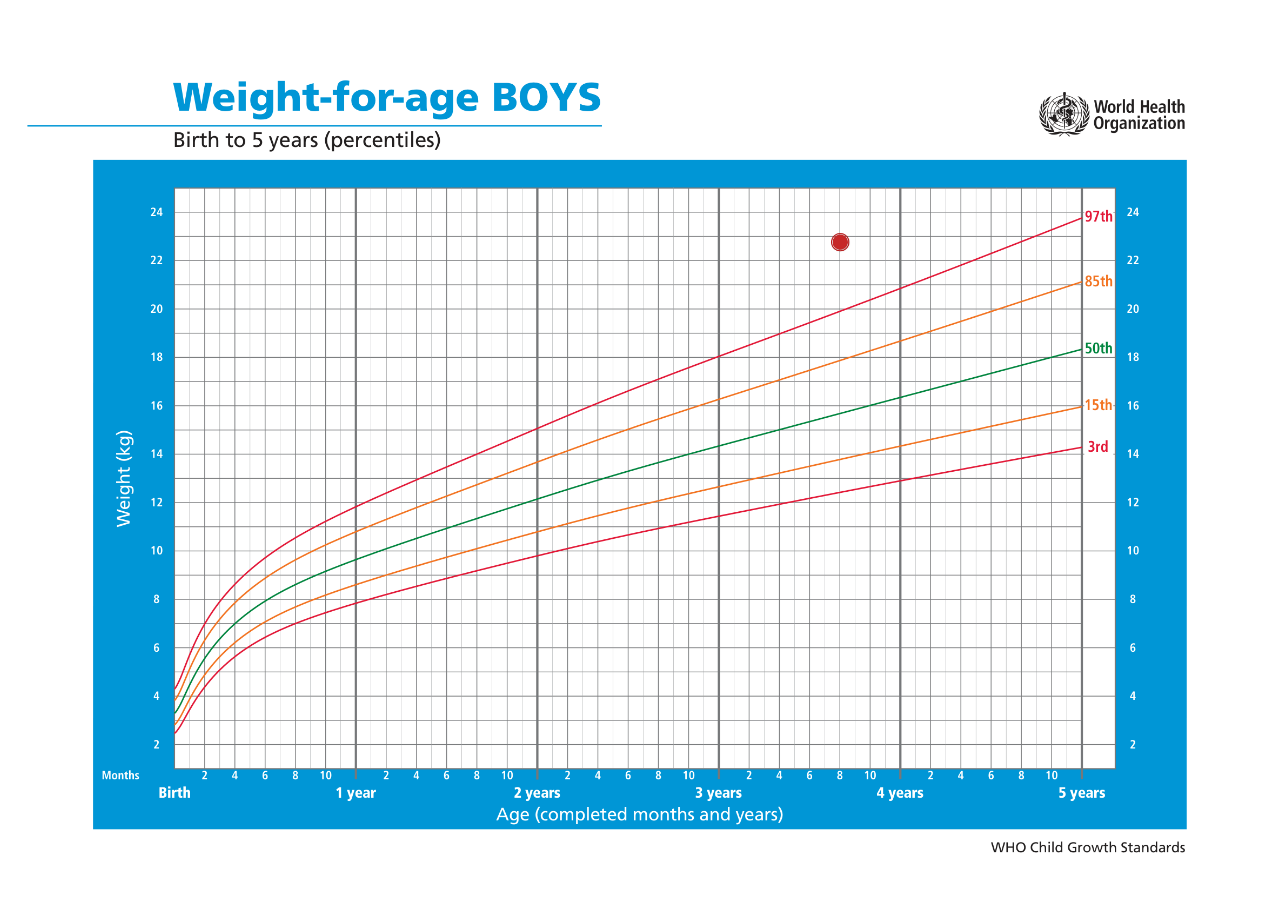
<file: test_render.html>
<!DOCTYPE html>
<html>
<head>
    <style>
        .curva-canvas { width: 100%; height: auto; display: block; border-radius: 8px; }
    </style>
</head>
<body>
    <canvas id="canvas" class="curva-canvas"></canvas>
    <script>
        const canvas = document.getElementById('canvas');
        const img = new Image();
        img.src = 'curvas_img/OMS__Peso_para_Idade__Meninos___0-5_anos__Em_Percentil_.png';
        img.onload = function() {
            canvas.width = img.width;
            canvas.height = img.height;
            const ctx = canvas.getContext('2d');
            ctx.drawImage(img, 0, 0);

            const curva = {
                idadeMin: 0, idadeMax: 60,
                valorMin: 0, valorMax: 24, // I'll test with valorMin: 0
                plotArea: { left: 6.71, top: 13.06, right: 93.24, bottom: 91.84 }
            };

            const idadeMeses = 41;
            const valor = 20.0;

            const pa = curva.plotArea;
            const plotLeft = (pa.left / 100) * img.width;
            const plotRight = (pa.right / 100) * img.width;
            const plotTop = (pa.top / 100) * img.height;
            const plotBottom = (pa.bottom / 100) * img.height;

            const plotWidth = plotRight - plotLeft;
            const plotHeight = plotBottom - plotTop;

            const xNorm = (idadeMeses - curva.idadeMin) / (curva.idadeMax - curva.idadeMin);
            const yNorm = (valor - curva.valorMin) / (curva.valorMax - curva.valorMin);

            const px = plotLeft + xNorm * plotWidth;
            const py = plotBottom - yNorm * plotHeight;

            const radius = Math.max(8, img.width * 0.006);
            ctx.save();
            ctx.shadowColor = "rgba(0, 0, 0, 0.3)";
            ctx.shadowBlur = 4;
            ctx.shadowOffsetX = 1;
            ctx.shadowOffsetY = 1;

            ctx.beginPath();
            ctx.arc(px, py, radius, 0, Math.PI * 2);
            ctx.fillStyle = "#c62828";
            ctx.fill();
            ctx.restore();

            ctx.beginPath();
            ctx.arc(px, py, radius + 2, 0, Math.PI * 2);
            ctx.strokeStyle = "#b71c1c";
            ctx.lineWidth = 2;
            ctx.stroke();

            // Guardar imagem para checarmos
            const dataURL = canvas.toDataURL('image/png');
            // We can't save it directly from JS without a server, but we can write a small node script instead.
        };
    </script>
</body>
</html>
</file>
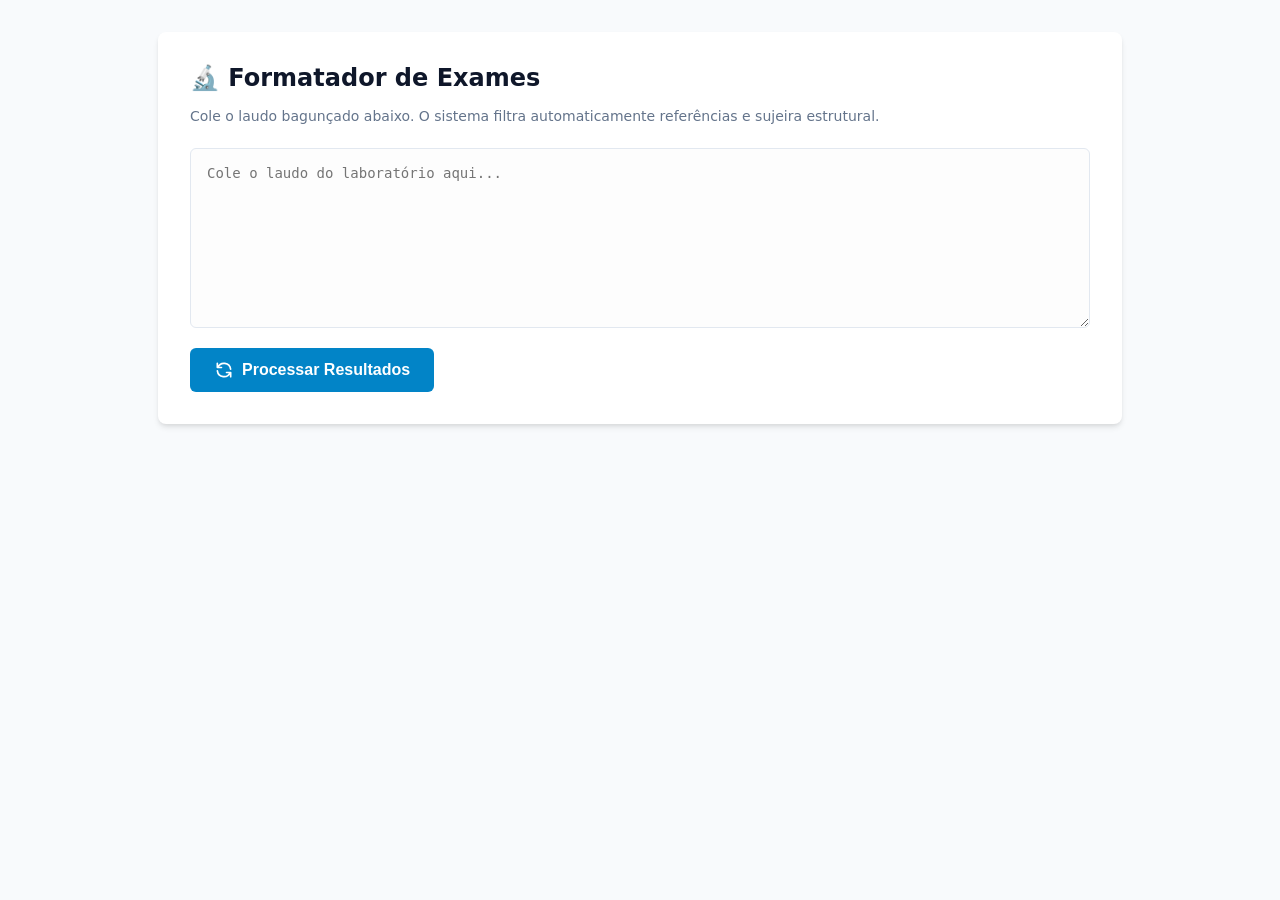
<file: testador_exames.html>
<!DOCTYPE html>
<html lang="pt-BR">
<head>
    <meta charset="UTF-8">
    <title>Formatador de Exames - APS Tools</title>
    <style>
        :root { --primary: #0284c7; --primary-hover: #0369a1; --bg: #f8fafc; --text: #334155; --border: #e2e8f0; }
        body { font-family: system-ui, -apple-system, sans-serif; background-color: var(--bg); color: var(--text); padding: 2rem; margin: 0; }
        .card { background: white; border-radius: 8px; box-shadow: 0 4px 6px -1px rgba(0,0,0,0.1), 0 2px 4px -1px rgba(0,0,0,0.06); max-width: 900px; margin: 0 auto; padding: 2rem; }
        
        h1 { font-size: 1.5rem; color: #0f172a; margin-top: 0; display: flex; align-items: center; gap: 10px; }
        .subtitle { color: #64748b; font-size: 0.875rem; margin-bottom: 1.5rem; }
        
        textarea { width: 100%; height: 180px; border: 1px solid var(--border); border-radius: 6px; padding: 1rem; font-family: monospace; font-size: 14px; resize: vertical; box-sizing: border-box; background: #fdfdfd; transition: border-color 0.2s; }
        textarea:focus { outline: none; border-color: var(--primary); }
        
        .btn-primary { background: var(--primary); color: white; border: none; padding: 0.75rem 1.5rem; border-radius: 6px; font-weight: 600; cursor: pointer; transition: 0.2s; font-size: 1rem; margin-top: 1rem; display: inline-flex; align-items: center; gap: 8px;}
        .btn-primary:hover { background: var(--primary-hover); }
        
        .panel { border: 1px solid var(--border); border-radius: 8px; padding: 1.5rem; margin-top: 2rem; background: #fafafa; }
        .panel-title { font-size: 0.75rem; text-transform: uppercase; letter-spacing: 0.05em; color: #64748b; font-weight: 700; margin-bottom: 1.25rem; }
        
        .patient-info { display: flex; gap: 2rem; border-left: 4px solid var(--primary); padding-left: 1rem; margin-bottom: 2rem; flex-wrap: wrap;}
        .info-item { display: flex; flex-direction: column; gap: 4px; }
        .info-item span { font-size: 0.75rem; color: #64748b; text-transform: uppercase; font-weight: 600;}
        .info-item strong { color: #0f172a; font-size: 1.125rem; }
        
        .result-box { background: white; border: 1px solid var(--border); border-left: 4px solid #10b981; padding: 1.25rem; border-radius: 4px; font-family: monospace; font-size: 1.1rem; line-height: 1.6; margin-bottom: 1.25rem; word-break: break-word; color: #000;}
        
        .actions { display: flex; align-items: center; gap: 1rem; }
        .btn-copy { background: #10b981; color: white; border: none; padding: 0.6rem 1.2rem; border-radius: 6px; font-weight: 600; cursor: pointer; transition: 0.2s; font-size: 0.9rem; }
        .btn-copy:hover { background: #059669; }
        .feedback { color: #10b981; font-weight: 600; font-size: 0.9rem; opacity: 0; transition: opacity 0.3s; display: flex; align-items: center; gap: 4px;}
        .feedback.show { opacity: 1; }
    </style>
</head>
<body>
    <div class="card">
        <h1>🔬 Formatador de Exames</h1>
        <p class="subtitle">Cole o laudo bagunçado abaixo. O sistema filtra automaticamente referências e sujeira estrutural.</p>
        
        <textarea id="inputText" placeholder="Cole o laudo do laboratório aqui..."></textarea>
        
        <button class="btn-primary" onclick="executarFormatacao()">
            <svg width="20" height="20" fill="none" stroke="currentColor" stroke-width="2" viewBox="0 0 24 24"><path stroke-linecap="round" stroke-linejoin="round" d="M4 4v5h.582m15.356 2A8.001 8.001 0 004.582 9m0 0H9m11 11v-5h-.581m0 0a8.003 8.003 0 01-15.357-2m15.357 2H15"></path></svg>
            Processar Resultados
        </button>
        
        <div class="panel" id="resultPanel" style="display: none;">
            <div class="panel-title">Validação do Paciente</div>
            <div class="patient-info">
                <div class="info-item">
                    <span>Nome do Paciente</span>
                    <strong id="outNome">-</strong>
                </div>
                <div class="info-item">
                    <span>Prontuário / ID</span>
                    <strong id="outProntuario">-</strong>
                </div>
                <div class="info-item">
                    <span>Data do Exame</span>
                    <strong id="outData">-</strong>
                </div>
            </div>

            <div class="panel-title">Resultado Formatado</div>
            <div id="resultadoFinal" class="result-box">-</div>
            
            <div class="actions">
                <button class="btn-copy" onclick="copiarTexto()">Copiar para o Prontuário</button>
                <div id="copyFeedback" class="feedback">
                    <svg width="20" height="20" fill="none" stroke="currentColor" stroke-width="2" viewBox="0 0 24 24"><path stroke-linecap="round" stroke-linejoin="round" d="M5 13l4 4L19 7"></path></svg>
                    Copiado com sucesso!
                </div>
            </div>
        </div>
    </div>

    <script>
        // =====================================================
        // DICIONÁRIO DE NORMALIZAÇÃO
        // Mapeia nomes longos/variáveis -> abreviação padrão
        // =====================================================
        const dicionario = {
            // Hemograma
            "hemoglobina": "Hb", "hematócrito": "Ht", "leucócitos": "Leuc", "plaquetas": "Plaq",
            "neutrófilos": "Neut", "linfócitos": "Linf", "monócitos": "Mon", "eosinófilos": "Eos", "basófilos": "Bas",
            "eritrócitos": "Hm", "vcm": "VCM", "hcm": "HCM", "chcm": "CHCM", "rdw": "RDW", "vpm": "VPM",
            // Glicemia
            "hemoglobina glicada": "HbA1c", "hba1c": "HbA1c", "glicose": "Gli",
            // Função renal
            "ureia": "Ur", "creatinina": "Cr",
            // Eletrólitos
            "potássio": "K", "cálcio": "Ca", "fósforo": "P", "sódio": "Na",
            // Lipídios
            "colesterol total": "CT", "colesterol hdl": "HDL", "colesterol ldl": "LDL", "triglicerídeos": "TG",
            // Hepático
            "tgo": "TGO", "tgp": "TGP", "gama gt": "GGT", "albumina": "Alb",
            // Outros bioquímicos
            "ácido úrico": "AU", "amilase": "Amil", "lipase": "Lip",
            "proteinúria": "ProtU", "creatininúria": "CrU",
            "relação proteinúria creatininúria": "Rel Prot/Cr",
            // Tireóide
            "tsh": "TSH", "t4 livre": "T4L",
            "anti tpo": "Anti-TPO", "tpo ab": "Anti-TPO",
            "anticorpo anti receptor de tsh": "TRAb", "trab": "TRAb",
            // Metabolismo
            "insulina": "Ins", "peptídeo c": "Pept C",
            "vitamina d 25 hidroxi": "Vit D", "vitamina d": "Vit D",
            "vitamina b12": "Vit B12",
            // Outros
            "psa": "PSA", "inr": "INR", "tap": "TAP", "ktpp": "KTPP", "tco2": "CO2",
            "anticorpos anti insulina": "Anti-Insulina", "anticorpos anti gad": "Anti-GAD",
            "cpk": "CPK", "creatinofosfoquinase": "CPK",
            "bnp": "BNP", "peptídeo natriurético": "BNP",
            "pcr": "PCR", "proteína c reativa": "PCR",
        };

        const keysSorted = Object.keys(dicionario).sort((a,b) => b.length - a.length);

        // =====================================================
        // LISTA DE BLOQUEIO
        // Palavras que NUNCA são nomes de exames
        // =====================================================
        const blockList = [
            // Estrutura do laudo
            "resultado", "referência", "método", "material", "valores",
            "colheita", "recebimento", "conferência", "liberação", "eletrônica",
            "observações", "análise", "repetida", "confirmada",
            // Faixas demográficas 
            "adultos", "crianças", "mulheres", "homens", "masculino", "feminino",
            "prematuros", "recém", "idade",
            // Qualificadores
            "desejável", "baixo", "intermediário", "alto", "muito alto",
            "inferior", "superior", "negativo", "positivo", "reagente",
            // Conteúdo descartável
            "jejum", "variações", "indivíduos", "álcool", "interferir", "risco",
            "categoria", "fonte", "diretriz", "atualização", "atenção",
            // Nomes de métodos
            "química", "úmida", "enzimático", "colorimétrico", "eletroquimioluminescência",
            "cromatografia", "hplc", "cinético", "jaffé", "imunoturbidimétrico",
            "turbidimétrico", "quimioluminescência", "fluorimétrico", "espectrofotometria",
            "automatizada", "microscopia", "absorção", "atômica", "eletrodo", "seletivo",
            "cinética", "ensaio", "enzimaimunoensaio", "íon seletivo",
            // Cabeçalhos e estrutura
            "hemograma", "eritrograma", "leucograma", "diferencial",
            "glicose média estimada", "gme", "absoluto", "relativo",
            // Outros lixos
            "cliente", "paciente", "prontuario", "prontuário", "pedido",
            "médico", "medico", "requisitante", "convênio", "emissao",
            "assinatura", "digital", "coletado", "cadastro", "apoiado",
            "página", "laudo", "imprima", "voltar", "scola", "soro",
            "sangue", "urina", "plasma", "amostra", "sexo",
            "endereço", "telefone", "laboratório", "responsável", "técnico",
        ];

        // =====================================================
        // UNIDADES VÁLIDAS (regex)
        // =====================================================
        const unidadesRegex = /mg\/dL|uIU\/mL|uUI\/mL|UI\/L|U\/L|ng\/dL|ng\/mL|ng\/ml|mmol\/L|milhões\/mm³|mil\/mm³|\/mm³|g\/dL|pg\/mL|pg|micra³|UI\/mL|U\/mL|%/g;

        function isValidName(n) {
            let lower = n.toLowerCase().trim();
            if (!lower || lower.length < 2) return false;
            if (n.split(/\s+/).length > 8) return false;
            // Bloqueia palavras que parecem nomes mas não são exames
            if (/^(até|a|de|da|do|em|ou|e|o|os|as)$/i.test(lower)) return false;
            // Rejeita intervalos numéricos (valores de referência grudados)
            if (/\d+\s*a\s*$/i.test(lower) || /\d+\s*a\s+\d+/i.test(lower)) return false;
            // Rejeita se for um número puro ou quase puro
            if (/^\d[\d\s.,]*$/.test(lower)) return false;
            for (let b of blockList) {
                if (lower.includes(b)) return false;
            }
            return true;
        }

        function normalizarNome(nomeCapture) {
            // Remove pontos (P.S.A. -> PSA, H.C.M. -> HCM), traços decorativos, underscores
            let n = nomeCapture.toLowerCase()
                .replace(/\./g, '')
                .replace(/_/g, ' ')
                .replace(/-/g, ' ')
                .replace(/\(/g, ' ')
                .replace(/\)/g, ' ')
                .replace(/[^\w\sà-ÿ]/gi, ' ')
                .replace(/\s+/g, ' ')
                .trim();
            
            for (let key of keysSorted) {
                if (n.includes(key)) return dicionario[key];
            }
            // Fallback: capitaliza cada palavra
            return nomeCapture.trim()
                .replace(/\./g, '')
                .split(/\s+/)
                .map(w => w.charAt(0).toUpperCase() + w.slice(1).toLowerCase())
                .join(' ');
        }

        function extrairCabecalho(texto) {
            let nome = "Não encontrado";
            let data = "XX/XX/XX";
            let prontuario = "Não encontrado";

            let matchNome = texto.match(/(?:Paciente|Cliente):\s*([A-Za-zÀ-ÿ\s]+)/i);
            if (matchNome) {
                nome = matchNome[1].split('Data')[0].split('Dt')[0].split('Idade')[0].trim();
            }

            let matchProntuario = texto.match(/Prontuari[oa]:\s*(\d+)/i);
            if (matchProntuario) prontuario = matchProntuario[1].trim();

            // Busca data na ordem: Colheita > Atendimento > Coletado > Cadastro > campo "em"
            let matchData = texto.match(/(?:Colheita|Atendimento|Coletado).*?(\d{2}\/\d{2}\/\d{4})/i)
                || texto.match(/Cadastro.*?(\d{2}\/\d{2}\/\d{4})/i)
                || texto.match(/em\s+(\d{2}\/\d{2}\/\d{4})/i);
            if (matchData) {
                let p = matchData[1].split('/');
                data = `${p[0]}/${p[1]}/${p[2].slice(2)}`;
            }

            return { nome, data, prontuario };
        }

        // =====================================================
        // MOTOR DE EXTRAÇÃO PRINCIPAL
        // =====================================================
        function processarTexto(texto) {
            let cabecalho = extrairCabecalho(texto);
            let resultados = {};
            let contextoDB = "";     // Nome do exame pendente (DB Diagnósticos)
            let pendingName = "";    // Nome do exame com resultado na próxima linha (HUSM layout quebrado)

            let linhas = texto.split('\n');

            for (let i = 0; i < linhas.length; i++) {
                let linhaOriginal = linhas[i];
                let linha = linhaOriginal.replace(/\s+/g, ' ').trim();
                if (!linha) continue;

                // ======== FILTROS DE LINHA INTEIRA ========
                // Linhas de rodapé, assinaturas, hashes
                if (/^[_=\-]{5,}$/.test(linha)) continue;
                if (/CNES|CRF|CRBM|CRM|Assinatura|Conferência|Liberação|Colheita|Recebimento|Liberado por|Assinado elet/i.test(linha)) continue;
                if (/^[A-F0-9]{20,}$/i.test(linha)) continue;
                if (/Página \d+ de \d+/i.test(linha)) continue;
                if (/\*\*\* LAUDO/i.test(linha)) continue;
                if (/Clique aqui/i.test(linha)) continue;
                if (/Scola - Resultados/i.test(linha)) continue;
                if (/^\d+ of \d+/.test(linha)) continue;
                if (/Endereço:|Telefone:/i.test(linha)) continue;
                if (/^Sair$/i.test(linha)) continue;
                if (/^Logado:/i.test(linha)) continue;
                if (/Cliente:|Prontuari|Un\. Requisitante|Medico:|Emissao|Cod\. Cliente|Apoiado:|Cidade|Cód\. Apoiado/i.test(linha)) continue;
                if (/^(Sexo|Dt\. Nasc|CPF|Pedido|Dt\. Cadastro):/i.test(linha)) continue;
                if (/^\d{2}\/\d{2}\/\d{4}$/.test(linha)) continue;
                if (/^\d{10,}$/.test(linha)) continue;
                if (/^(Masculino|Feminino)$/i.test(linha)) continue;
                if (/Responsável Técnico/i.test(linha)) continue;
                if (/\[ Voltar \]/i.test(linha)) continue;
                if (/^SCOLA -/i.test(linha)) continue;
                if (/RESULTADO DO PEDIDO/i.test(linha)) continue;
                if (/DB SÃO JOSÉ/i.test(linha)) continue;
                if (/biológica coletada/i.test(linha)) continue;
                if (/resultado conferido/i.test(linha)) continue;

                // Linhas de referência pura (ex: "Homens : 3,5 a 7,2 mg/dL", "70 a 99 mg/dl")
                if (/^\s*(?:Homens?|Mulheres?|Masculino|Feminino|Crianças?|Adultos?|RN|Prematuros)\s*[:(]/i.test(linha)) continue;
                if (/^\s*\d+[\-,]?\d*\s*a\s+\d/i.test(linha)) continue;
                if (/^\s*<\s*\d/i.test(linha)) continue;
                if (/^\s*>\s*\d/i.test(linha)) continue;

                // Linhas descritivas longas (frases médicas, notas)
                if (/certificada|recomendações|diretrizes|sociedade|brasileira|federação|national|international|variabilidade|variações|saudáveis|cerca de|atividades físicas|risco cardiovascular|diretriz|Atualização|mineralização|remodelação|departamento|bariátricos|osteo/i.test(linha)) continue;
                if (/Método\.?\.*:|Método\s/i.test(linha) && !/\b(Hemoglobina|Hematócrito|Eritrócitos|Leucócitos|Plaquetas|Neutrófilos|Linfócitos|Monócitos|Eosinófilos|Basófilos)\b/i.test(linha)) continue;
                if (/^Material:/i.test(linha)) continue;
                if (/Valores\s+(de\s+)?Referência/i.test(linha) && !/^\s*\w+.*\d+.*(?:mg|ng|uI|mmol|g\/|U\/|%|pg|micra)/i.test(linha)) continue;

                // ======== DETECÇÃO DE CONTEXTO DB DIAGNÓSTICOS ========
                // Linhas como "PEPTÍDEO C", "ANTICORPOS ANTI-GAD", "BNP - PEPTÍDEO NATRIURÉTICO"
                // São headers em maiúsculas sem números, antes de "Resultado:"
                if (/^[A-ZÀ-Ÿ][A-ZÀ-Ÿ0-9\s\-\(\)]+$/.test(linha) && linha.length >= 3 && linha.length < 50) {
                    let testName = linha.replace(/\s+/g, ' ').trim();
                    if (isValidName(testName)) {
                        contextoDB = testName;
                    }
                    continue;
                }

                // ======== DETECÇÃO DE NOME HUSM QUEBRADO (nome na linha, valor na próxima) ========
                // Ex: "TGP" sozinho numa linha, "59" na próxima
                // Ex: "CPK" sozinho numa linha, "50" na próxima
                if (/^[A-Za-zÀ-ÿ][A-Za-zÀ-ÿ0-9\.\s\-]*$/.test(linha) && linha.length < 30) {
                    let candidato = linha.replace(/\./g, '').replace(/\s+/g, ' ').trim().toLowerCase();
                    let chaveDic = keysSorted.find(k => candidato.includes(k));
                    if (chaveDic) {
                        pendingName = dicionario[chaveDic];
                        continue;
                    }
                }

                // ======== RESULTADO ISOLADO (valor sozinho ou quase) ========
                // Linha tipo " 0,48 ng/mL" ou "285 pg/mL" ou " 59" (número puro)
                let matchIsolado = linha.match(/^\s*((?:<|>|Inferior a\s*)?\s*\d+(?:[.,]\d+)?)\s*(mg\/dL|uIU\/mL|uUI\/mL|UI\/L|U\/L|ng\/dL|ng\/mL|ng\/ml|mmol\/L|milhões\/mm³|mil\/mm³|\/mm³|g\/dL|pg\/mL|pg|micra³|UI\/mL|U\/mL|%)?$/i);
                if (matchIsolado) {
                    let valor = matchIsolado[1].trim().replace(/inferior a\s*/i, "< ");
                    // Rejeita se parece ser valor de referência (está numa faixa com "a")
                    if (/\d+\s+a\s+\d+/.test(linha)) continue;
                    
                    let nomeFinal = null;
                    if (pendingName) {
                        nomeFinal = pendingName;
                        pendingName = "";
                    } else if (contextoDB) {
                        nomeFinal = normalizarNome(contextoDB);
                    }
                    
                    if (nomeFinal && !resultados[nomeFinal]) {
                        resultados[nomeFinal] = valor;
                    }
                    continue;
                }

                // Limpa pending se a linha não era um valor isolado
                pendingName = "";

                // ======== EXTRAÇÃO PRINCIPAL COM UNIDADE ========
                // Padrão: NomeExame [:]  Valor  Unidade
                const regexUnit = /([A-Za-zÀ-ÿ][A-Za-zÀ-ÿ0-9\.\-\_\(\)]*(?:\s+[A-Za-zÀ-ÿ0-9\.\-\_\(\)]+){0,6})\s*:?\s+((?:<|>|Inferior a\s*)?\s*\d+(?:[.,]\d+)?)\s*(mg\/dL|uIU\/mL|uUI\/mL|UI\/L|U\/L|ng\/dL|ng\/mL|ng\/ml|mmol\/L|milhões\/mm³|mil\/mm³|\/mm³|g\/dL|pg\/mL|pg|micra³|UI\/mL|U\/mL|%)/gi;
                
                let match;
                while ((match = regexUnit.exec(linha)) !== null) {
                    let nomeCapturado = match[1].trim();
                    let valor = match[2].trim().replace(/inferior a\s*/i, "< ");
                    let unidade = match[3].trim();
                    
                    if (!isValidName(nomeCapturado)) continue;
                    
                    let nomeFinal = normalizarNome(nomeCapturado);
                    
                    if (nomeFinal && !resultados[nomeFinal]) {
                        // Preserva unidades especiais no valor
                        if (/mil\/mm/i.test(unidade)) {
                            resultados[nomeFinal] = valor + ' mil';
                        } else if (/milh/i.test(unidade)) {
                            resultados[nomeFinal] = valor + ' mi';
                        } else {
                            resultados[nomeFinal] = valor + (unidade === '%' ? '%' : '');
                        }
                    }
                }

                // ======== EXTRAÇÃO FALLBACK SEM UNIDADE (só se nome está no dicionário) ========
                const regexNoUnit = /([A-Za-zÀ-ÿ][A-Za-zÀ-ÿ0-9\.\-\_]*(?:\s+[A-Za-zÀ-ÿ0-9\.\-\_]+){0,5})\s*:?\s+((?:<|>)?\s*\d+(?:[.,]\d+)?)\s*$/gi;
                while ((match = regexNoUnit.exec(linha)) !== null) {
                    let nomeCapturado = match[1].trim();
                    let valor = match[2].trim();
                    
                    if (!isValidName(nomeCapturado)) continue;
                    
                    let nomeLower = nomeCapturado.toLowerCase().replace(/\./g, '').replace(/-/g, ' ').replace(/_/g, ' ').replace(/\s+/g, ' ').trim();
                    let chaveDicionario = keysSorted.find(k => nomeLower.includes(k));
                    
                    if (chaveDicionario) {
                        let nomeFinal = dicionario[chaveDicionario];
                        if (!resultados[nomeFinal]) {
                            resultados[nomeFinal] = valor;
                        }
                    }
                }
            }

            // =====================================================
            // FORMATAÇÃO DO TEXTO FINAL
            // =====================================================
            let hemograma = [];
            let diferencial = [];
            let outros = [];

            // Ordem preferencial para hemograma
            const ordemHemo = ['Hb', 'Ht', 'VCM', 'HCM', 'CHCM', 'RDW', 'Leuc', 'Plaq', 'VPM'];
            const nomeDiferencial = ['Neut', 'Linf', 'Mon', 'Eos', 'Bas'];
            const ocultar = ['Hm']; // Eritrócitos nunca são exibidos

            for (let chave in resultados) {
                let valor = resultados[chave];
                if (ocultar.includes(chave)) continue;

                if (ordemHemo.includes(chave)) {
                    hemograma.push({nome: chave, val: valor});
                } else if (nomeDiferencial.includes(chave)) {
                    diferencial.push(`${chave} ${valor}`);
                } else {
                    outros.push(`${chave} ${valor}`);
                }
            }

            let textoProntuario = `- ${cabecalho.data}: `;
            
            if (hemograma.length > 0) {
                let hemoString = [];
                ordemHemo.forEach(exame => {
                    let e = hemograma.find(i => i.nome === exame);
                    if (e) {
                        let str = `${e.nome} ${e.val}`;
                        if (exame === 'Leuc' && diferencial.length > 0) {
                            str += ` (${diferencial.join("; ")})`;
                        }
                        hemoString.push(str);
                    }
                });

                textoProntuario += hemoString.join(" | ") + (outros.length > 0 ? " | " : "");
            }

            textoProntuario += outros.join(" | ");

            return { cabecalho, textoProntuario };
        }

        function executarFormatacao() {
            const texto = document.getElementById("inputText").value;
            if(!texto.trim()) return alert("Cole o texto do exame!");
            
            try {
                const { cabecalho, textoProntuario } = processarTexto(texto);
                
                document.getElementById("outNome").innerText = cabecalho.nome;
                document.getElementById("outData").innerText = cabecalho.data;
                document.getElementById("outProntuario").innerText = cabecalho.prontuario;
                document.getElementById("resultadoFinal").innerText = textoProntuario;
                
                document.getElementById("resultPanel").style.display = "block";
            } catch (e) {
                alert("Erro ao processar: " + e.message);
            }
        }
        
        function copiarTexto() {
            const texto = document.getElementById("resultadoFinal").innerText;
            if (texto && texto !== "-") {
                navigator.clipboard.writeText(texto).then(() => {
                    const feedback = document.getElementById("copyFeedback");
                    feedback.classList.add("show");
                    setTimeout(() => feedback.classList.remove("show"), 2500);
                });
            }
        }
    </script>
</body>
</html>
</file>
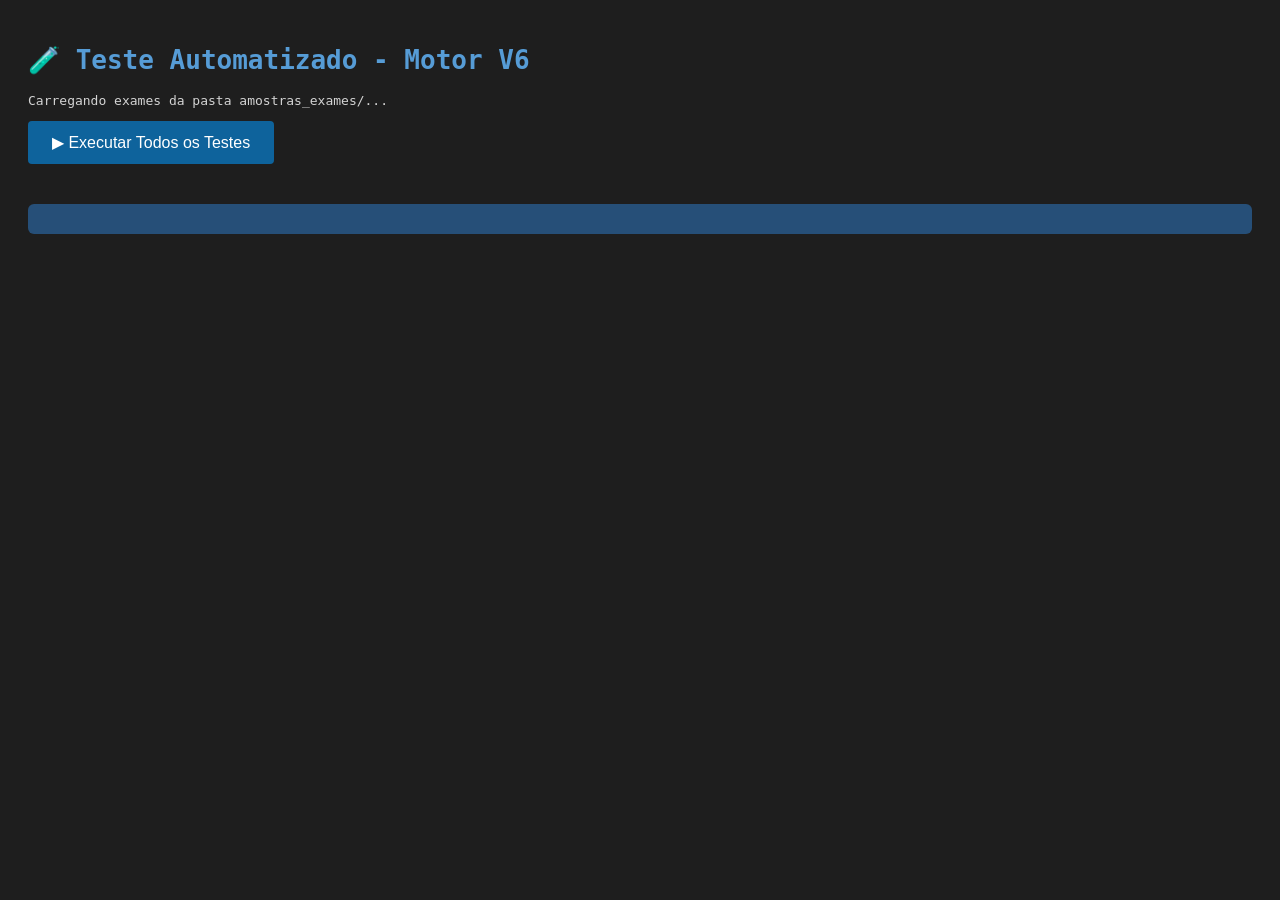
<file: teste_exames.html>
<!DOCTYPE html>
<html lang="pt-BR">
<head>
    <meta charset="UTF-8">
    <title>Teste Automatizado - Formatador de Exames</title>
    <style>
        body { font-family: monospace; padding: 20px; background: #1e1e1e; color: #d4d4d4; }
        h1 { color: #569cd6; }
        .test { margin: 15px 0; padding: 15px; border-radius: 6px; border-left: 4px solid #333; }
        .test h3 { margin: 0 0 8px 0; }
        .pass { border-left-color: #4ec9b0; }
        .warn { border-left-color: #dcdcaa; }
        .result { background: #2d2d2d; padding: 10px; border-radius: 4px; margin: 5px 0; font-size: 13px; white-space: pre-wrap; word-break: break-all;}
        .label { color: #9cdcfe; }
        .value { color: #ce9178; }
        .expected { color: #6a9955; }
        #summary { background: #264f78; padding: 15px; border-radius: 6px; margin-top: 20px; font-size: 16px; }
        button { background: #0e639c; color: white; border: none; padding: 12px 24px; cursor: pointer; border-radius: 4px; font-size: 16px; margin-bottom: 20px; }
    </style>
</head>
<body>
    <h1>🧪 Teste Automatizado - Motor V6</h1>
    <p>Carregando exames da pasta amostras_exames/...</p>
    <button onclick="runTests()">▶ Executar Todos os Testes</button>
    <div id="output"></div>
    <div id="summary"></div>

    <!-- Importa o motor do formatador -->
    <script>
        // Copiar todo o motor aqui inline para testes
        // (vamos incluir via fetch do arquivo principal)
    </script>

    <script>
    // Exames esperados por arquivo (ground truth manual)
    const expected = {
        "exame_1": {
            nome: "LUIZ FRANCISCO AUGUSTI",
            prontuario: "162450",
            exames: ["HbA1c 6,0%", "Cr 0,94", "CT 221", "TG 220", "HDL 50", "LDL 127"]
        },
        "exame_2": {
            nome: "LUIS ADEMAR PIMENTEL",
            prontuario: "423337",
            exames: ["HbA1c 5,7%", "CT 96", "TG 80", "HDL 42", "LDL 38", "TSH 6,870", "T4L 1,58", "Anti-TPO 8,01", "TRAb 1,52"]
        },
        "exame_3": {
            nome: "GILDA ROSANE DIEFENTHALER",
            prontuario: "108979",
            exames: ["HbA1c 6,7%", "Cr 1,11", "CT 169", "TG 162", "HDL 61", "LDL 75.6", "K 4,8", "Alb 4,0", "TGO 18", "TGP 31", "GGT 23"]
        },
        "exame_4": {
            nome: "MARA REGINA DA SILVA SILVEIRA",
            prontuario: "413809",
            exames: ["Hb 14,2", "Ht 40,2%", "Leuc 5240", "Plaq 246", "Segm 62,5%", "Gli 134", "HbA1c 6,7%", "Cr 0,65"]
        },
        "exame_5": {
            nome: "ILMO ARMANDO REETZ",
            prontuario: "117287",
            exames: ["Hb 15,3", "Ht 45,4%", "Leuc 11110", "Plaq 199", "HbA1c 5,9%", "Cr 1,15", "CT 158", "TG 178", "HDL 49", "LDL 73.4", "AU 6,3", "K 3,4", "TGP 40", "Vit D 36,66", "TSH 4,150", "PSA 1,060", "Vit B12 546.0"]
        },
        "exame_6": {
            nome: "ILMO ARMANDO REETZ",
            prontuario: "117287",
            exames: ["Hb 15,3", "Ht 45,4%", "Leuc 11110", "Plaq 199", "HbA1c 5,9%", "Cr 1,15", "CT 158", "TG 178", "HDL 49", "LDL 73.4", "AU 6,3", "K 3,4", "TGP 40", "Vit D 36,66", "TSH 4,150", "PSA 1,060", "Vit B12 546.0"]
        },
        "exame_7": {
            nome: "JANDIRA COSTA DA SILVA",
            prontuario: "437524",
            exames: ["Hb 14,1", "Ht 42,4%", "Leuc 8870", "Plaq 282", "Gli 154", "HbA1c 8,0%", "Ur 38,0", "Cr 0,92", "CT 254", "TG 226", "HDL 35", "LDL 173.8", "TGO 54", "TGP 59", "CPK 50"]
        },
        "exame_8": {
            nome: "MARIA HELENA DORMALTO DA SILVA",
            prontuario: "24984",
            exames: ["Hb 15,7", "Ht 48,0%", "Leuc 6410", "Plaq 129", "Gli 128", "HbA1c 6,3%", "Cr 1,07", "CT 135", "TG 87", "HDL 42", "LDL 75.6", "K 4,8", "BNP 285"]
        }
    };

    async function runTests() {
        const output = document.getElementById('output');
        const summary = document.getElementById('summary');
        output.innerHTML = '<p>Executando testes...</p>';

        // Fetch e parse do motor
        const resp = await fetch('testador_exames.html');
        const html = await resp.text();
        
        // Extrair o JS do motor
        const scriptMatch = html.match(/<script>([\s\S]*?)<\/script>/);
        if (!scriptMatch) {
            output.innerHTML = '<p style="color:red">ERRO: Não consegui extrair o script do motor!</p>';
            return;
        }
        
        // Criar uma função sandbox com o motor
        const motorCode = scriptMatch[1];
        // Avaliar o motor no contexto global temporariamente
        eval(motorCode);

        let totalExames = 0;
        let totalEncontrados = 0;
        let totalFaltando = 0;
        let resultHTML = '';

        for (let arquivo in expected) {
            const exp = expected[arquivo];
            
            // Fetch do arquivo de teste
            let textoExame;
            try {
                const r = await fetch(`amostras_exames/${arquivo}.txt`);
                textoExame = await r.text();
            } catch(e) {
                resultHTML += `<div class="test warn"><h3>⚠️ ${arquivo}.txt</h3><p>Arquivo não encontrado</p></div>`;
                continue;
            }

            const { cabecalho, textoProntuario } = processarTexto(textoExame);

            let encontrados = [];
            let faltando = [];

            for (let exEsperado of exp.exames) {
                totalExames++;
                // Checa se o resultado formatado contém o exame esperado
                if (textoProntuario.includes(exEsperado)) {
                    encontrados.push(exEsperado);
                    totalEncontrados++;
                } else {
                    faltando.push(exEsperado);
                    totalFaltando++;
                }
            }

            let nomeOk = cabecalho.nome.includes(exp.nome.split(' ')[0]);
            let prontuarioOk = cabecalho.prontuario === exp.prontuario;

            let status = faltando.length === 0 ? 'pass' : 'warn';
            let icon = faltando.length === 0 ? '✅' : '⚠️';

            resultHTML += `<div class="test ${status}">`;
            resultHTML += `<h3>${icon} ${arquivo}.txt — ${exp.nome.split(' ')[0]} ${exp.nome.split(' ').pop()}</h3>`;
            resultHTML += `<div class="result"><span class="label">Nome:</span> ${cabecalho.nome} ${nomeOk ? '✅' : '❌'} | <span class="label">Prontuário:</span> ${cabecalho.prontuario} ${prontuarioOk ? '✅' : '❌'}</div>`;
            resultHTML += `<div class="result"><span class="label">Saída:</span> <span class="value">${textoProntuario}</span></div>`;
            
            if (encontrados.length > 0) {
                resultHTML += `<div class="result"><span class="expected">✅ Encontrados (${encontrados.length}/${exp.exames.length}):</span> ${encontrados.join(' | ')}</div>`;
            }
            if (faltando.length > 0) {
                resultHTML += `<div class="result" style="color: #f48771;">❌ Faltando (${faltando.length}): ${faltando.join(' | ')}</div>`;
            }
            
            resultHTML += `</div>`;
        }

        output.innerHTML = resultHTML;

        let pct = totalExames > 0 ? Math.round((totalEncontrados / totalExames) * 100) : 0;
        summary.innerHTML = `<strong>📊 Resumo:</strong> ${totalEncontrados}/${totalExames} exames extraídos corretamente (${pct}%) — ${totalFaltando} faltando`;
        summary.style.background = pct === 100 ? '#2d4a22' : pct > 80 ? '#4a4422' : '#4a2222';
    }
    </script>
</body>
</html>
</file>
